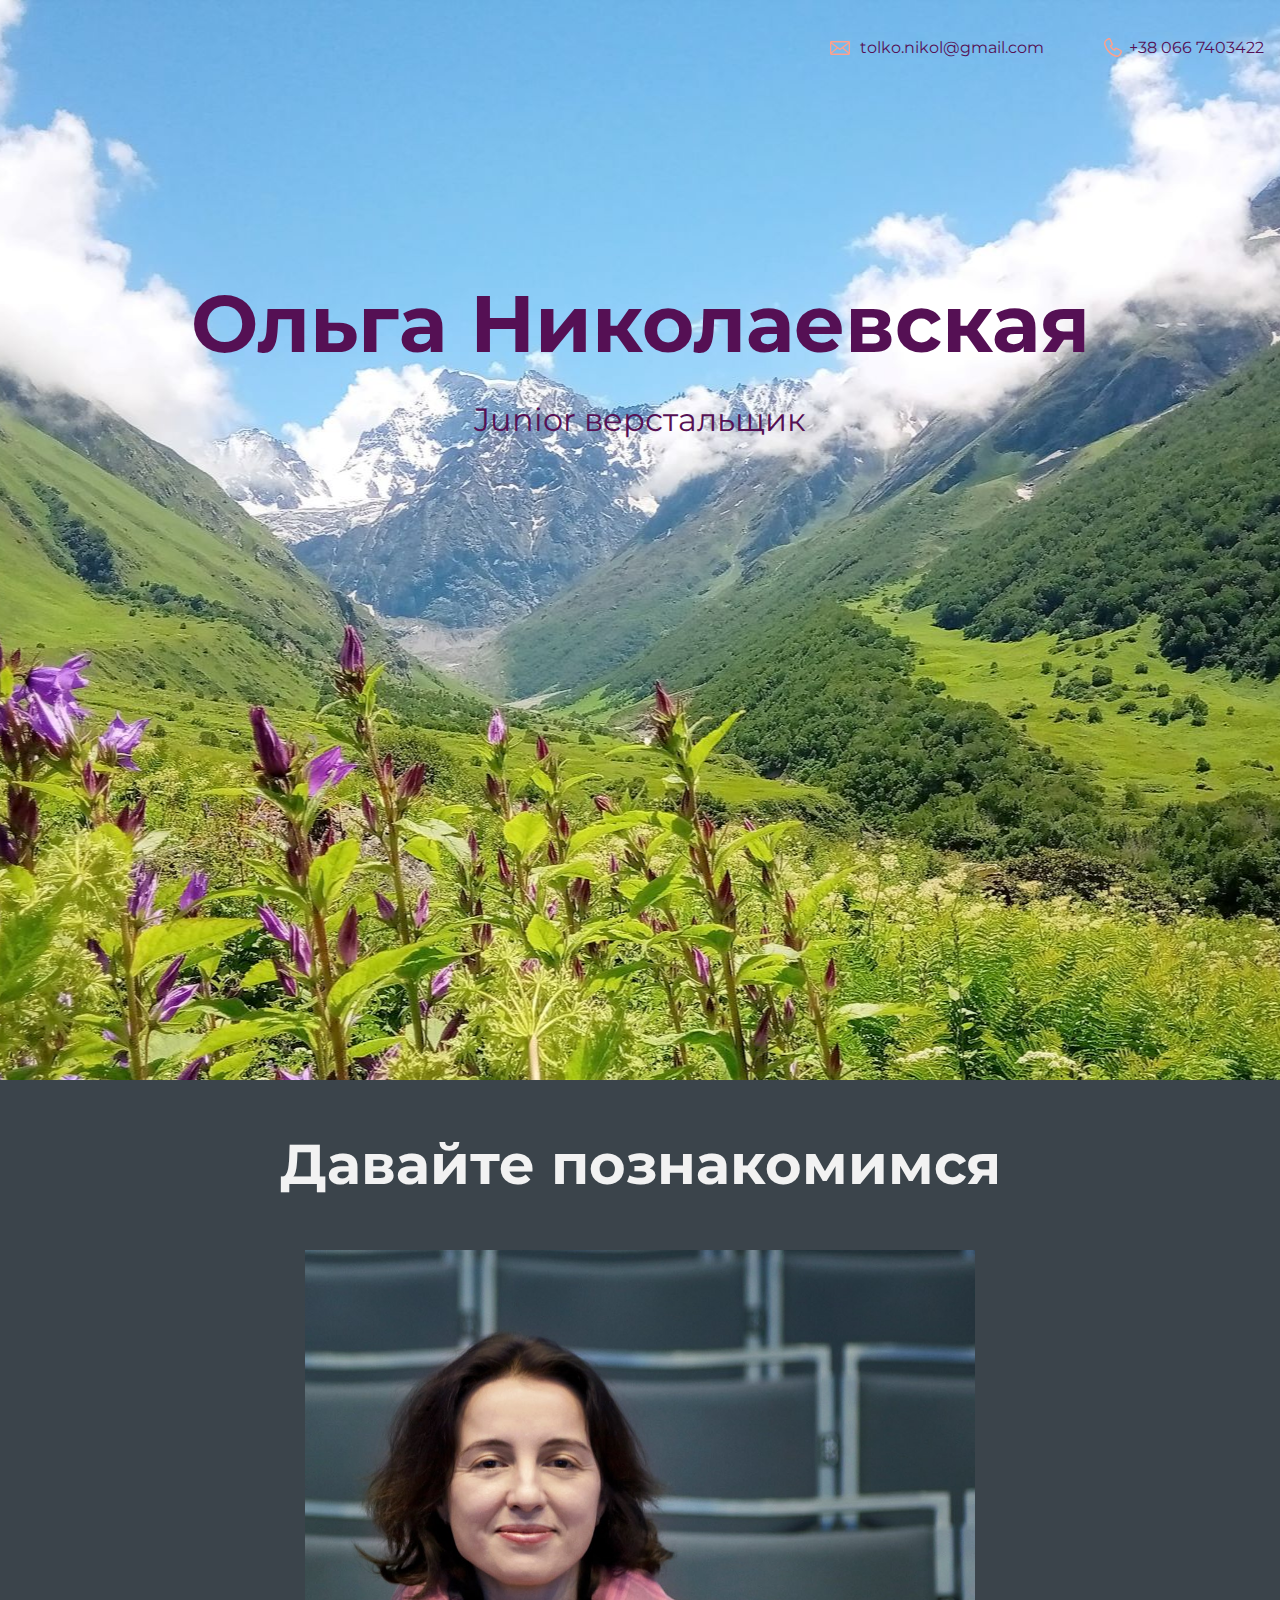
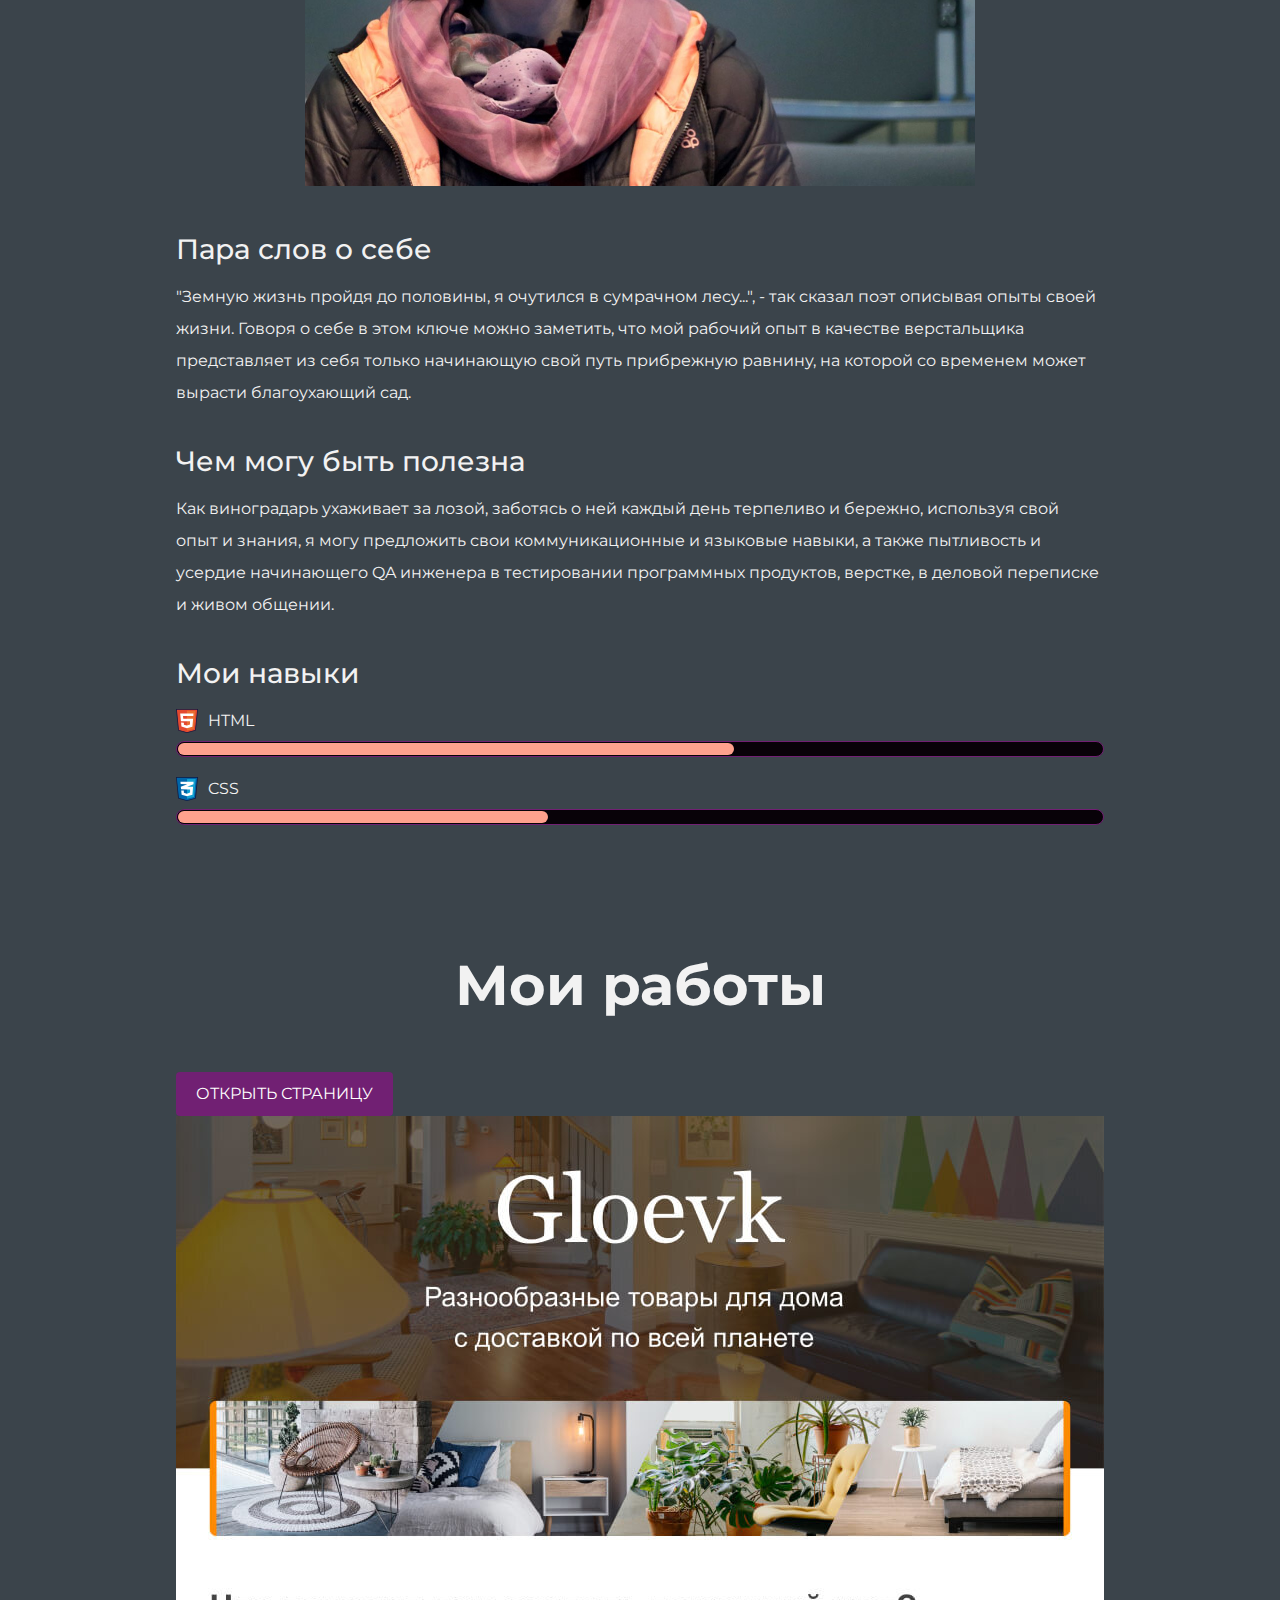
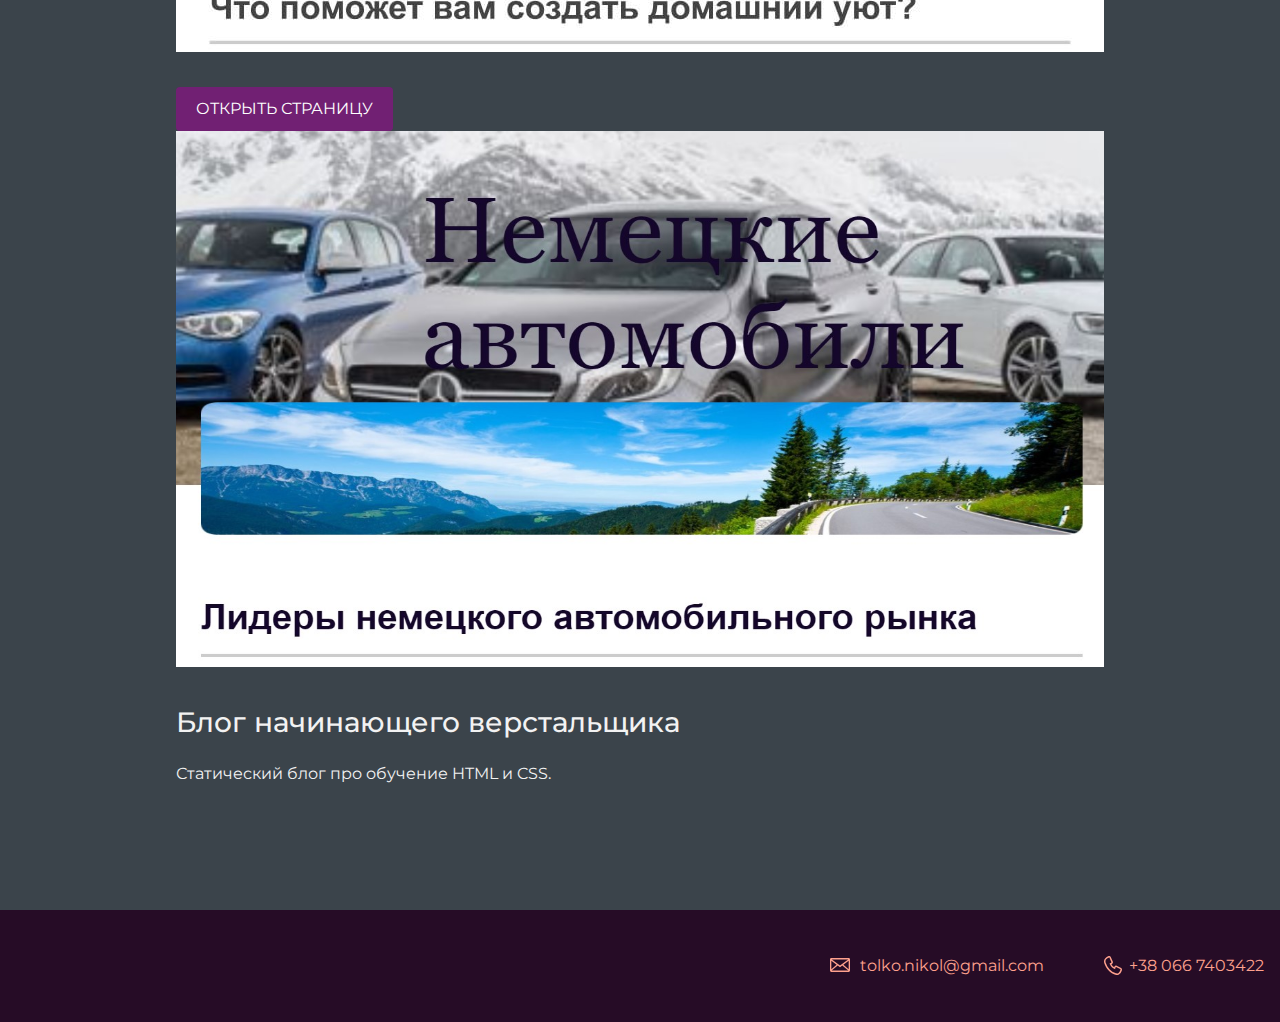
<file: index.html>
<!DOCTYPE html>
<html lang="ru">
  <head>
    <meta charset="UTF-8">
    <link rel="stylesheet" href="style.css">
	<link href="https://fonts.googleapis.com/css?family=Montserrat:400,500,700|Old+Standard+TT&display=swap&subset=cyrillic" rel="stylesheet">
    <title>Портфолио Junior верстальщика</title>
  </head>

  <body> 
    <header class="page-header">
		<div class="container">
      <a class="header-email" href="mailto:tolko.nikol@gmail.com">tolko.nikol@gmail.com</a>
	  <a class="header-phone" href="tel:+380667403422">+38 066 7403422</a>
		</div>
    </header>
	
	

    <section class="hero-image">
      <div class="container">
	  <h1 class="heading"> Ольга Николаевская </h1>
      <p>Junior верстальщик</p>
	  </div>
    </section>

    <section class="intro">
      <div class="container"> 
		<h2 class="subheading">Давайте познакомимся</h2>
		<figure class="user-image">
			<img src="files/user5.jpg" height="536" alt="Фотография Николаевской Ольги">
		</figure>
	  
		<h3> Пара слов о себе</h3>
		 <p> "Земную жизнь пройдя до половины, я очутился в сумрачном лесу...", - так сказал поэт описывая опыты своей жизни. Говоря о себе в этом ключе можно заметить, что мой рабочий опыт в качестве верстальщика представляет из себя только начинающую свой путь прибрежную равнину, на которой со временем может вырасти благоухающий сад. </p>
	  
      
		<h3>Чем могу быть полезна</h3>
		 <p>Как виноградарь ухаживает за лозой, заботясь о ней каждый день терпеливо и бережно, используя свой опыт и знания, я могу предложить свои коммуникационные и языковые навыки, а также пытливость и усердие начинающего QA инженера в тестировании программных продуктов, верстке, в деловой переписке и живом общении.  </p>
	  
	  <div class="skills">
		<h3>Мои навыки</h3>
		<dl class="skills-list">
		  <dt class="skill-html"> HTML </dt>
		  <dd class="level"><div style="width: 60%"> 60% </div></dd>
		  <dt class="skill-css"> CSS </dt>
		  <dd class="level"> <div style="width: 40%"> 40% </div></dd>
		 </dl> 
	  </div>
	 </div>
    </section>

    <section class="portfolio">
      <div class="container">
	  <h2 class="subheading">Мои работы</h2>
	  
	  <a class="button" href="source/project/index.html">Открыть страницу</a>
	  <figure class="project-image">
		<img src="files/project.jpg" width="928" height="536" alt="Cайт магазина товаров для дома">
	  </figure> 	
	 
	
      <a class="button" href="source/project1/index.html">Открыть страницу</a> 
	  <figure class="project-image">
		<img src="files/project1.jpg" width="928" height="536" alt="Немецкие автомобили">
	  </figure> 
	  
	 
	  <!--a class="button" href="source/project2/index.html">Открыть страницу</a>
	  <figure class="project-image">
		<img src="files/project2.jpg" width="928" height="536" alt="Cайт о Тартарии">
	  </figure--> 
	  

      <h3>Блог начинающего верстальщика</h3>
      <p>Статический блог про обучение HTML и CSS. </p>
	  </div>
    </section>

    <footer class="page-footer">
      <div class="container">
	  <a class="footer-email" 
	  href="mailto:tolko.nikol@gmail.com"> tolko.nikol@gmail.com </a>
	  <a class="footer-phone" href="+380667403422"> +38 066 7403422 </a>
	  </div>
    </footer>
  </body>
</html>
</file>
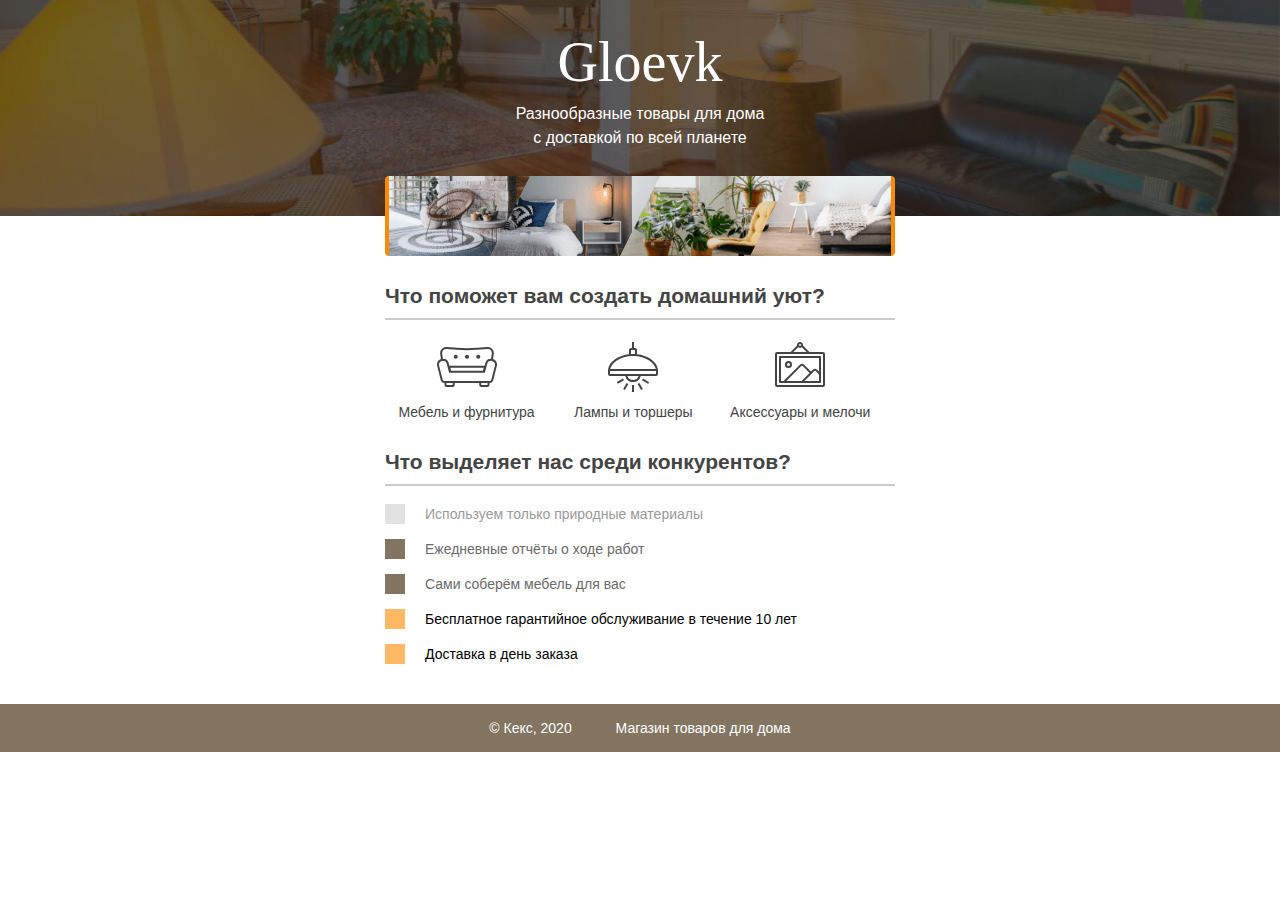
<file: source/project/index.html>
<!DOCTYPE html>
<html lang="ru">
  <head>
    <meta charset="utf-8">
    <title>Магазин товаров для дома</title>
    <link rel="stylesheet" href="style.css">
  </head>
  <body>
    <header class="site-header">
      <div class="container">
        <h1>Gloevk</h1>
        <p>Разнообразные товары для дома с доставкой по всей планете</p>
        <img src="img/gloevk-examples.png" width="510" height="80" alt="Примеры интерьеров">
      </div>
    </header>

    <section class="features">
      <h2>Что поможет вам создать домашний уют?</h2>
      <p class="feature-furniture">Мебель и фурнитура</p>
      <p class="feature-lighting">Лампы и торшеры</p>
      <p class="feature-accessories">Аксессуары и мелочи</p>
    </section>

    <section class="advantages">
      <h2>Что выделяет нас среди конкурентов?</h2>
      <ul class="advantages-list">
        <li class="advantages-item">Используем только природные материалы</li>
        <li class="advantages-item standard">Ежедневные отчёты о ходе работ</li>
        <li class="advantages-item standard">Сами соберём мебель для вас</li>
        <li class="advantages-item vip">Бесплатное гарантийное обслуживание в течение 10 лет</li>
        <li class="advantages-item vip">Доставка в день заказа</li>
      </ul>
    </section>

    <footer class="site-footer">
      <div class="container">
        <p>© Кекс, 2020</p>
        <p>Магазин товаров для дома</p>
      </div>
    </footer>
  </body>
</html>
</file>
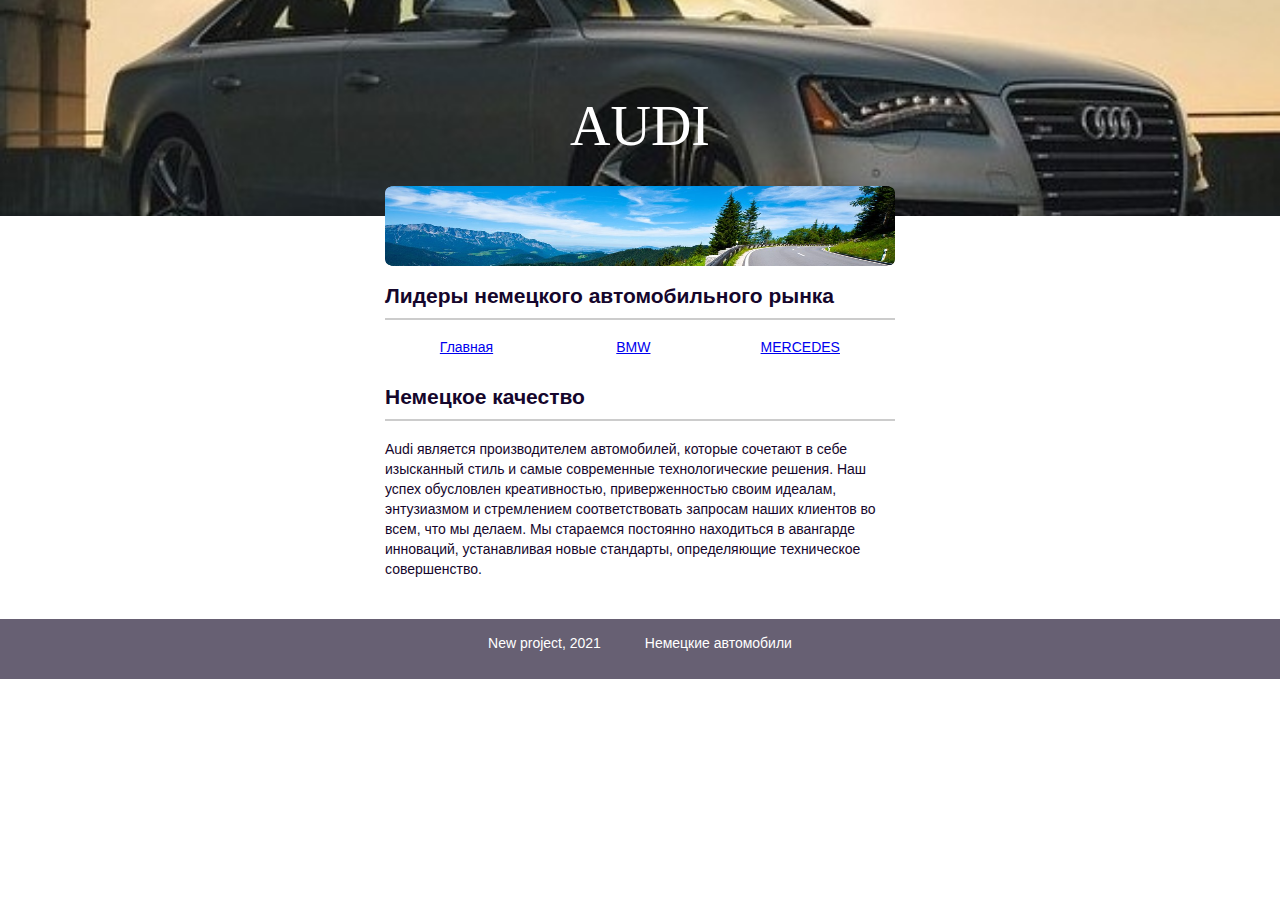
<file: source/project1/audi.html>
<!DOCTYPE html>
<html lang="ru">
  <head> 
    <meta charset="utf-8">
    <title>Немецкие автомобили</title>
    <link rel="stylesheet" href="style1.css" >
  </head>
  <body>
    <header class="site-header">
             <h1> <br> AUDI </h1> <br>
        <img src="images/road1.png" width="510" height="80" alt="Примеры автомобилей">
    </header>

    <section class="features">
      <h2> Лидеры немецкого автомобильного рынка </h2>
		<p> <a class="feature-main" href="index.html"> Главная </a></p>
		<p> <a class="feature-bmw" href="bmw.html"> BMW  </a> </p>
		<p> <a class="feature-mercedes" href="mercedes.html">  MERCEDES  </a> </p>
    </section>

    <section class="advantages">
      <h2>Немецкое качество</h2>
      <p>Audi является производителем автомобилей, которые сочетают в себе изысканный стиль и самые современные технологические решения. Наш успех обусловлен креативностью, приверженностью своим идеалам, энтузиазмом и стремлением соответствовать запросам наших клиентов во всем, что мы делаем. Мы стараемся постоянно находиться в авангарде инноваций, устанавливая новые стандарты, определяющие техническое совершенство.</p>
    </section>

    <footer class="site-footer">
      <div class="container">
        <p> New project, 2021</p>
        <p>Немецкие автомобили</p>
      </div>
    </footer>
  </body>
</html>
</file>
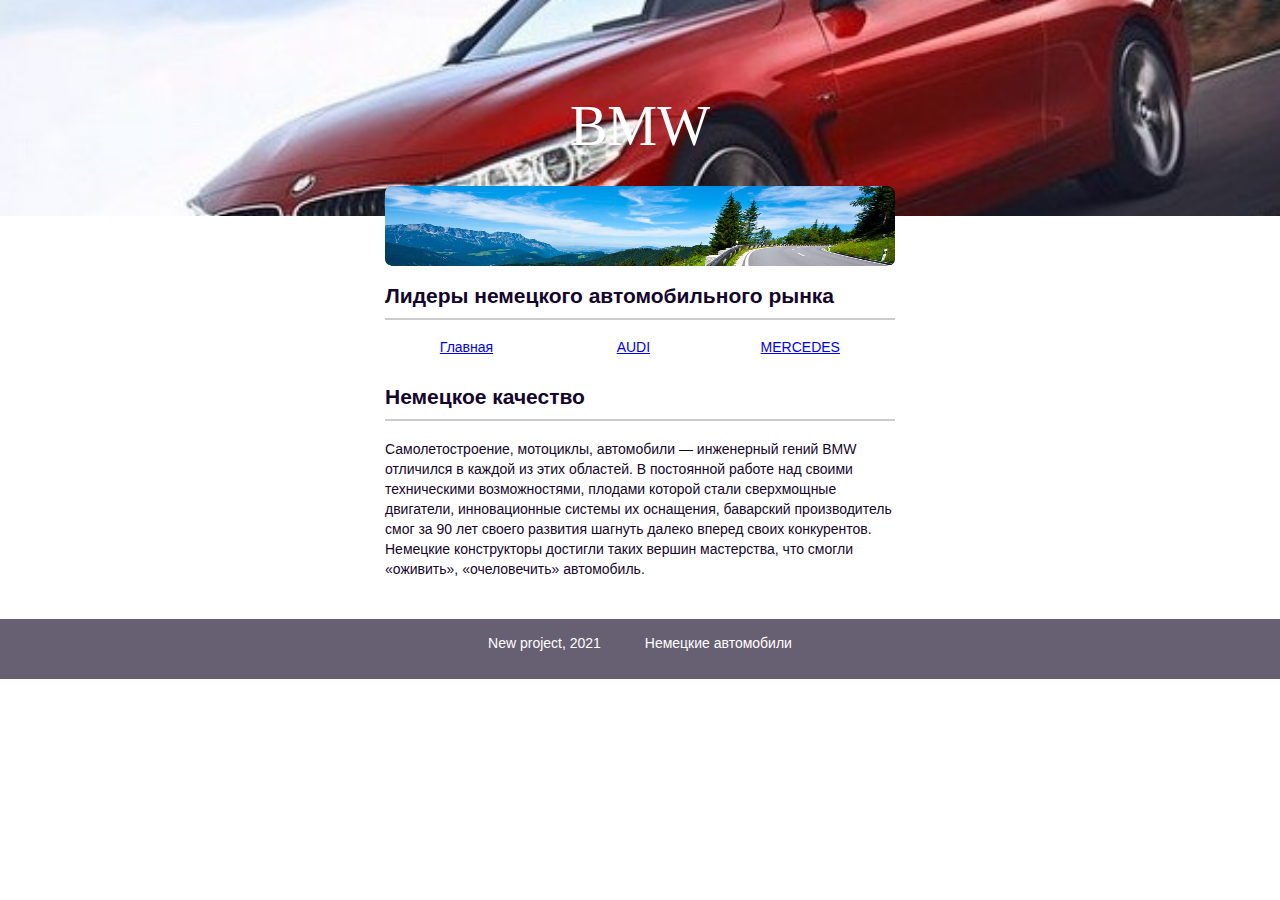
<file: source/project1/bmw.html>
<!DOCTYPE html>
<html lang="ru">
  <head> 
    <meta charset="utf-8">
    <title>Немецкие автомобили</title>
    <link rel="stylesheet" href="style2.css" >
  </head>
  <body>
    <header class="site-header">
             <h1> <br> BMW </h1> <br>
        <img src="images/road1.png" width="510" height="80" alt="Примеры автомобилей">
    </header>

    <section class="features">
      <h2> Лидеры немецкого автомобильного рынка </h2>
		<p> <a class="feature-main" href="index.html"> Главная </a></p>
		<p> <a class="feature-audi" href="audi.html"> AUDI </a></p>
		<p> <a class="feature-mercedes" href="mercedes.html">  MERCEDES  </a> </p>
    </section>

    <section class="advantages">
      <h2>Немецкое качество</h2>
      <p>Самолетостроение, мотоциклы, автомобили — инженерный гений BMW отличился в каждой из этих областей. В постоянной работе над своими техническими возможностями, плодами которой стали сверхмощные двигатели, инновационные системы их оснащения, баварский производитель смог за 90 лет своего развития шагнуть далеко вперед своих конкурентов. Немецкие конструкторы достигли таких вершин мастерства, что смогли «оживить», «очеловечить» автомобиль.</p>
    </section>

    <footer class="site-footer">
      <div class="container">
        <p> New project, 2021</p>
        <p>Немецкие автомобили</p>
      </div>
    </footer>
  </body>
</html>
</file>
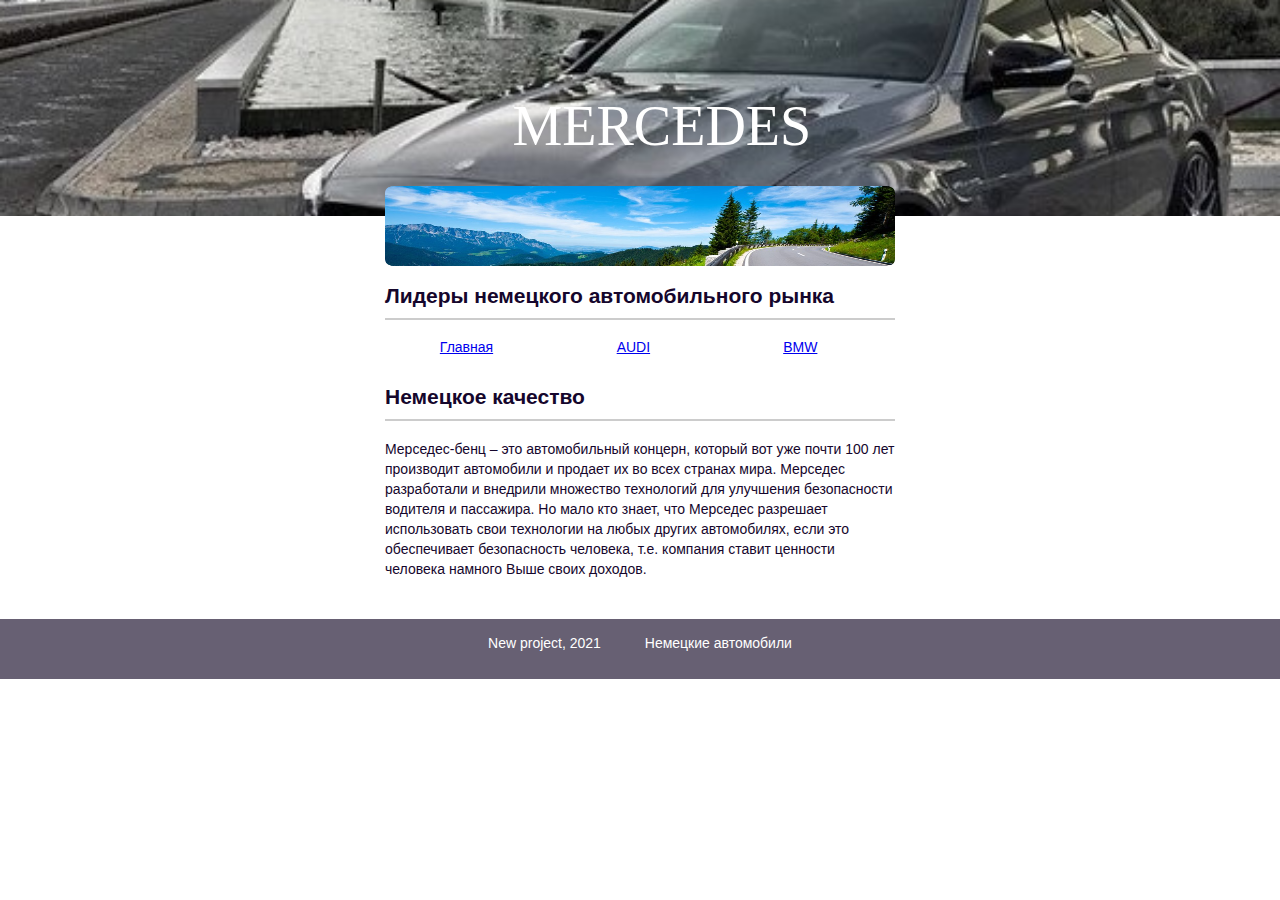
<file: source/project1/mercedes.html>
<!DOCTYPE html>
<html lang="ru">
  <head> 
    <meta charset="utf-8">
    <title>Немецкие автомобили</title>
    <link rel="stylesheet" href="style3.css" >
  </head>
  <body>
    <header class="site-header">
             <h1> <br> MERCEDES </h1> <br>
        <img src="images/road1.png" width="510" height="80" alt="Примеры автомобилей">
    </header>

    <section class="features">
      <h2> Лидеры немецкого автомобильного рынка </h2>
		<p> <a class="feature-main" href="index.html"> Главная </a></p>
		<p> <a class="feature-audi" href="audi.html"> AUDI </a></p>
		<p> <a class="feature-bmw" href="bmw.html"> BMW  </a> </p>
	</section>

    <section class="advantages">
      <h2>Немецкое качество</h2>
      <p>Мерседес-бенц – это автомобильный концерн, который вот уже почти 100 лет производит автомобили и продает их во всех странах мира. Мерседес разработали и внедрили множество технологий для улучшения безопасности водителя и пассажира. Но мало кто знает, что Мерседес разрешает использовать свои технологии на любых других автомобилях, если это обеспечивает безопасность человека, т.е. компания ставит ценности человека намного Выше своих доходов.</p>
    </section>

    <footer class="site-footer">
      <div class="container">
        <p> New project, 2021</p>
        <p>Немецкие автомобили</p>
      </div>
    </footer>
  </body>
</html>
</file>
<file: style.css>
body {
  margin: 0;
  min-width: 960px;
  font-family: "Montserrat", "Helvetica", "Arial", sans-serif;
  font-size: 16px;
  line-height: 32px;
  color: #f2f2f2;
  background-color: #3b444b;
  background-image: url("img/hero-bg2.jpg");
  background-repeat: no-repeat;
  background-position: top center;
}

.container {
  max-width: 928px;
  margin: 0 auto;
  padding: 0 16px;
}

.page-header {
  margin: 0 0 180px;
  padding: 32px 0 32px;
}

.page-header .container,
.page-footer .container {
  max-width: 1408px;
  text-align: right;
}

.page-header a {
  margin-left: 56px;
  color: #551054;
  text-decoration: none;
  background-repeat: no-repeat;
  background-position: left;
}

.header-email {
  padding-left: 30px;
  background-image: url("img/icon-email.svg");
}

.header-phone {
  padding-left: 25px;
  background-image: url("img/icon-phone.svg");
}

.hero-image {
  margin-bottom: 680px;
}

.hero-image .container {
  max-width: 1408px;
  text-align: center;
}

.heading {
  margin: 0 0 24px;
  font-size: 80px;
  color: #551054;
  line-height: 96px;
}

.hero-image p {
  margin: 0;
  font-size: 32px;
  line-height: 48px;
  color: #551054;
}

.intro {
  margin: 0 0 120px;
}

.subheading {
  margin: 150 0 56px;
  font-size: 56px;
  line-height: 80px;
  text-align: center;
}

.user-image {
  margin: 0 0 32px;
  text-align: center;
}

.intro h3,
.portfolio h3 {
  margin: 0 0 12px;
  font-size: 28px;
  line-height: 40px;
  font-weight: 500;
}

.intro p {
  margin: 0 0 32px;
}

.skills-list {
  margin: 0;
  padding: 0;
}

.skills-list dt {
  padding-left: 32px;
  background-repeat: no-repeat;
  background-position: left;
}

.skill-html {
  background-image: url("img/icon-html.svg");
}

.skill-css {
  background-image: url("img/icon-css.svg");
}

.level {
  margin: 4px 0 16px;
  padding: 0;
  height: 14px;
  font-size: 0;
  background-color: #080208;
  border: 1px solid #712073;
  border-radius: 8px;
}

.level div {
  margin: 1px;
  height: 12px;
  background-color: #fea18d;
  border-radius: 6px;
}

.portfolio {
  margin: 0 0 120px;
}

.projects {
  margin: 0;
  padding: 0;
  list-style: none;
}

.projects li {
  margin: 0 0 80px;
}

.project-image {
  margin: 0 0 24px;
  text-align: center;
}

.projects p {
  margin: 0 0 24px;
}

.button {
  padding: 6px 20px;
  display: inline-block;
  vertical-align: baseline;
  text-decoration: none;
  text-transform: uppercase;
  border-radius: 4px;
  background-color: #712073;
  color: #ffffff;
}

.page-footer {
  padding: 40px 0;
  background-color: #260c26;
}

.page-footer a {
  margin-left: 56px;
  color: #fea18d;
  text-decoration: none;
  background-repeat: no-repeat;
  background-position: left;
}

.footer-email {
  padding-left: 30px;
  background-image: url("img/icon-email.svg");
}

.footer-phone {
  padding-left: 25px;
  background-image: url("img/icon-phone.svg");
}
</file>
<file: source/project/style.css>
body {
  margin: 0;
  padding: 0;
  font-family: "Arial", sans-serif;
  font-size: 14px;
  line-height: 20px;
  color: #444444;
}

h1 {
  width: 255px;
  margin: 0 auto 8px;
  font-family: "Georgia", serif;
  text-align: center;
  font-weight: normal;
  font-size: 56px;
  line-height: 64px;
}

h2 {
  border-bottom: 2px solid #cccccc;
  padding-bottom: 12px;
}

.container {
  width: 510px;
  margin: 0 auto;
  padding: 0 20px;
}

.site-header {
  min-width: 550px;
  height: 186px;
  margin-bottom: 70px;
  padding-top: 30px;
  background: #847462 no-repeat center url("img/gloevk-bg.jpg");
  background-size: cover;
  color: #ffffff;
}

.site-header p {
  width: 255px;
  margin: 0 auto 26px;
  text-align: center;
  font-size: 16px;
  line-height: 24px; 
}

.site-header img {
  display: block;
  margin: 0 auto;
}

.features {
  width: 510px;
  margin: 0 auto 30px;
  padding: 0 20px;
}

.features p {
  display: inline-block;
  vertical-align: top;
  width: 30%;
  margin: 0 5px;
  background-repeat: no-repeat;
  background-position: center top;
  text-align: center;
}

.feature-furniture {
  padding-top: 65px;
  background-image: url("img/furniture.svg");
}

.feature-lighting {
  padding-top: 65px;
  background-image: url("img/lighting.svg");
}

.feature-accessories {
  padding-top: 65px;
  background-image: url("img/accessories.svg");
}

.advantages {
  width: 510px;
  margin: 0 auto 40px;
  padding: 0 20px;
}

.advantages-list {
  padding: 0;
  list-style: none;  
}

.advantages-item {
  margin-bottom: 15px;
  padding-left: 20px;
  border-left: 20px solid #e2e2e2;
  color: #999999;
}

.standard {
  border-color: #847462;
  color: #6a6a6a;
}

.vip {
  border-color: #ffb864;
  color: #000000;
}

.site-footer {
  min-width: 550px;
  background-color: #847462;
  color: #ffffff;
}

.site-footer .container {
  text-align: center;
}

.site-footer p {
  display: inline-block;
  vertical-align: middle;
  padding: 0 20px;
}
</file>
<file: source/project1/style1.css>
body {
  margin: 0;
  padding: 0;
  font-family: "Arial", sans-serif;
  font-size: 14px;
  line-height: 20px;
  color: #15062c;
}

h1 {
  width: 255px;
  margin: 0 auto 8px;
  font-family: "Georgia", serif;
  text-align: center;
  font-weight: normal;
  font-size: 56px;
  line-height: 64px;
}

h2 {
  border-bottom: 2px solid #cccccc;
  padding-bottom: 12px;
}

.container {
  width: 510px;
  margin: 0 auto;
  padding: 0 20px;
}

.site-header {
  min-width: 550px;
  height: 186px;
  margin-bottom: 70px;
  padding-top: 30px;
  background: #847462 no-repeat center url("images/Audi.jpg");
  background-size: cover;
  color: #ffffff;
}


.site-header p {
  width: 255px;
  margin: 0 auto 26px;
  text-align: center;
  font-size: 16px;
  line-height: 24px; 
}

.site-header img {
  display: block;
  margin: 0 auto;
}

.features {
  width: 510px;
  margin: 0 auto 30px;
  padding: 0 20px;
}

.features p {
  display: inline-block;
  vertical-align: top;
  width: 30%;
  margin: 0 5px;
  background-repeat: no-repeat;
  background-position: center top;
  text-align: center;
}


.feature-audi {
  padding-top: 65px;
  background-image: url("images/audi.svg" height="15px");
}

.feature-bmw {
  padding-top: 65px;
  height: 5px;
  background-image: url("images/bmw.svg" height="15px");
}

.feature-mercedes {
  padding-top: 65px;
  height: 5px;
  background-image: url("images/mercedes.svg" height="15px");
}

.advantages {
  width: 510px;
  margin: 0 auto 40px;
  padding: 0 20px;
}

.advantages-list {
  padding: 0;
  list-style: none;  
}

.advantages-item {
  margin-bottom: 15px;
  padding-left: 20px;
  border-left: 20px solid #e2e2e2;
  color: #999999;
}

.standard {
  border-color: #847462;
  color: #6a6a6a;
}

.vip {
  border-color: #ffb864;
  color: #000000;
}

.site-footer {
  min-width: 550px;
  height: 60px; 
  background-color: #676073;
  color: #ffffff;
}

.site-footer .container {
  text-align: center;
}

.site-footer p {
  display: inline-block;
  vertical-align: middle;
  padding: 0 20px;
}
</file>
<file: source/project1/style2.css>
body {
  margin: 0;
  padding: 0;
  font-family: "Arial", sans-serif;
  font-size: 14px;
  line-height: 20px;
  color: #15062c;
}

h1 {
  width: 255px;
  margin: 0 auto 8px;
  font-family: "Georgia", serif;
  text-align: center;
  font-weight: normal;
  font-size: 56px;
  line-height: 64px;
}

h2 {
  border-bottom: 2px solid #cccccc;
  padding-bottom: 12px;
}

.container {
  width: 510px;
  margin: 0 auto;
  padding: 0 20px;
}

.site-header {
  min-width: 550px;
  height: 186px;
  margin-bottom: 70px;
  padding-top: 30px;
  background: #847462 no-repeat center url("images/BMW.jpg");
  background-size: cover;
  color: #ffffff;
}


.site-header p {
  width: 255px;
  margin: 0 auto 26px;
  text-align: center;
  font-size: 16px;
  line-height: 24px; 
}

.site-header img {
  display: block;
  margin: 0 auto;
}

.features {
  width: 510px;
  margin: 0 auto 30px;
  padding: 0 20px;
}

.features p {
  display: inline-block;
  vertical-align: top;
  width: 30%;
  margin: 0 5px;
  background-repeat: no-repeat;
  background-position: center top;
  text-align: center;
  font-family: "Montserrat", "Helvetica", "Arial", sans-serif;
}


.feature-audi {
  font-family: "Montserrat", "Helvetica", "Arial", sans-serif;
  padding-top: 65px;
  background-image: url("images/audi.svg" height="15px");
}

.feature-bmw {
  font-family: "Montserrat", "Helvetica", "Arial", sans-serif;
  padding-top: 65px;
  height: 5px;
  background-image: url("images/bmw.svg" height="15px");
}

.feature-mercedes {
  font-family: "Montserrat", "Helvetica", "Arial", sans-serif;
  padding-top: 65px;
  height: 5px;
  background-image: url("images/mercedes.svg" height="15px");
}

.advantages {
  width: 510px;
  margin: 0 auto 40px;
  padding: 0 20px;
}

.advantages-list {
  padding: 0;
  list-style: none;  
}

.advantages-item {
  margin-bottom: 15px;
  padding-left: 20px;
  border-left: 20px solid #e2e2e2;
  color: #999999;
}

.standard {
  border-color: #847462;
  color: #6a6a6a;
}

.vip {
  border-color: #ffb864;
  color: #000000;
}

.site-footer {
  min-width: 550px;
  height: 60px; 
  background-color: #676073;
  color: #ffffff;
}

.site-footer .container {
  text-align: center;
}

.site-footer p {
  display: inline-block;
  vertical-align: middle;
  padding: 0 20px;
}
</file>
<file: source/project1/style3.css>
body {
  margin: 0;
  padding: 0;
  font-family: "Arial", sans-serif;
  font-size: 14px;
  line-height: 20px;
  color: #15062c;
}

h1 {
  width: 255px;
  margin: 0 auto 8px;
  font-family: "Georgia", serif;
  text-align: center;
  font-weight: normal;
  font-size: 56px;
  line-height: 64px;
}

h2 {
  border-bottom: 2px solid #cccccc;
  padding-bottom: 12px;
}

.container {
  width: 510px;
  margin: 0 auto;
  padding: 0 20px;
}

.site-header {
  min-width: 550px;
  height: 186px;
  margin-bottom: 70px;
  padding-top: 30px;
  background: #847462 no-repeat center url("images/Mercedes.jpg");
  background-size: cover;
  color: #ffffff;
}


.site-header p {
  width: 255px;
  margin: 0 auto 26px;
  text-align: center;
  font-size: 16px;
  line-height: 24px; 
}

.site-header img {
  display: block;
  margin: 0 auto;
}

.features {
  width: 510px;
  margin: 0 auto 30px;
  padding: 0 20px;
}

.features p {
  display: inline-block;
  vertical-align: top;
  width: 30%;
  margin: 0 5px;
  background-repeat: no-repeat;
  background-position: center top;
  text-align: center;
}


.feature-audi {
  font-family: "Montserrat", "Helvetica", "Arial", sans-serif;
  padding-top: 65px;
  background-image: url("images/audi.svg" height="15px");
}

.feature-bmw {
  font-family: "Montserrat", "Helvetica", "Arial", sans-serif;
  padding-top: 65px;
  height: 5px;
  background-image: url("images/bmw.svg" height="15px");
}

.feature-mercedes {
  font-family: "Montserrat", "Helvetica", "Arial", sans-serif;
  padding-top: 65px;
  height: 5px;
  background-image: url("images/mercedes.svg" height="15px");
}

.advantages {
  width: 510px;
  margin: 0 auto 40px;
  padding: 0 20px;
}

.advantages-list {
  padding: 0;
  list-style: none;  
}

.advantages-item {
  margin-bottom: 15px;
  padding-left: 20px;
  border-left: 20px solid #e2e2e2;
  color: #999999;
}

.standard {
  border-color: #847462;
  color: #6a6a6a;
}

.vip {
  border-color: #ffb864;
  color: #000000;
}

.site-footer {
  min-width: 550px;
  height: 60px; 
  background-color: #676073;
  color: #ffffff;
}

.site-footer .container {
  text-align: center;
}

.site-footer p {
  display: inline-block;
  vertical-align: middle;
  padding: 0 20px;
}
</file>
